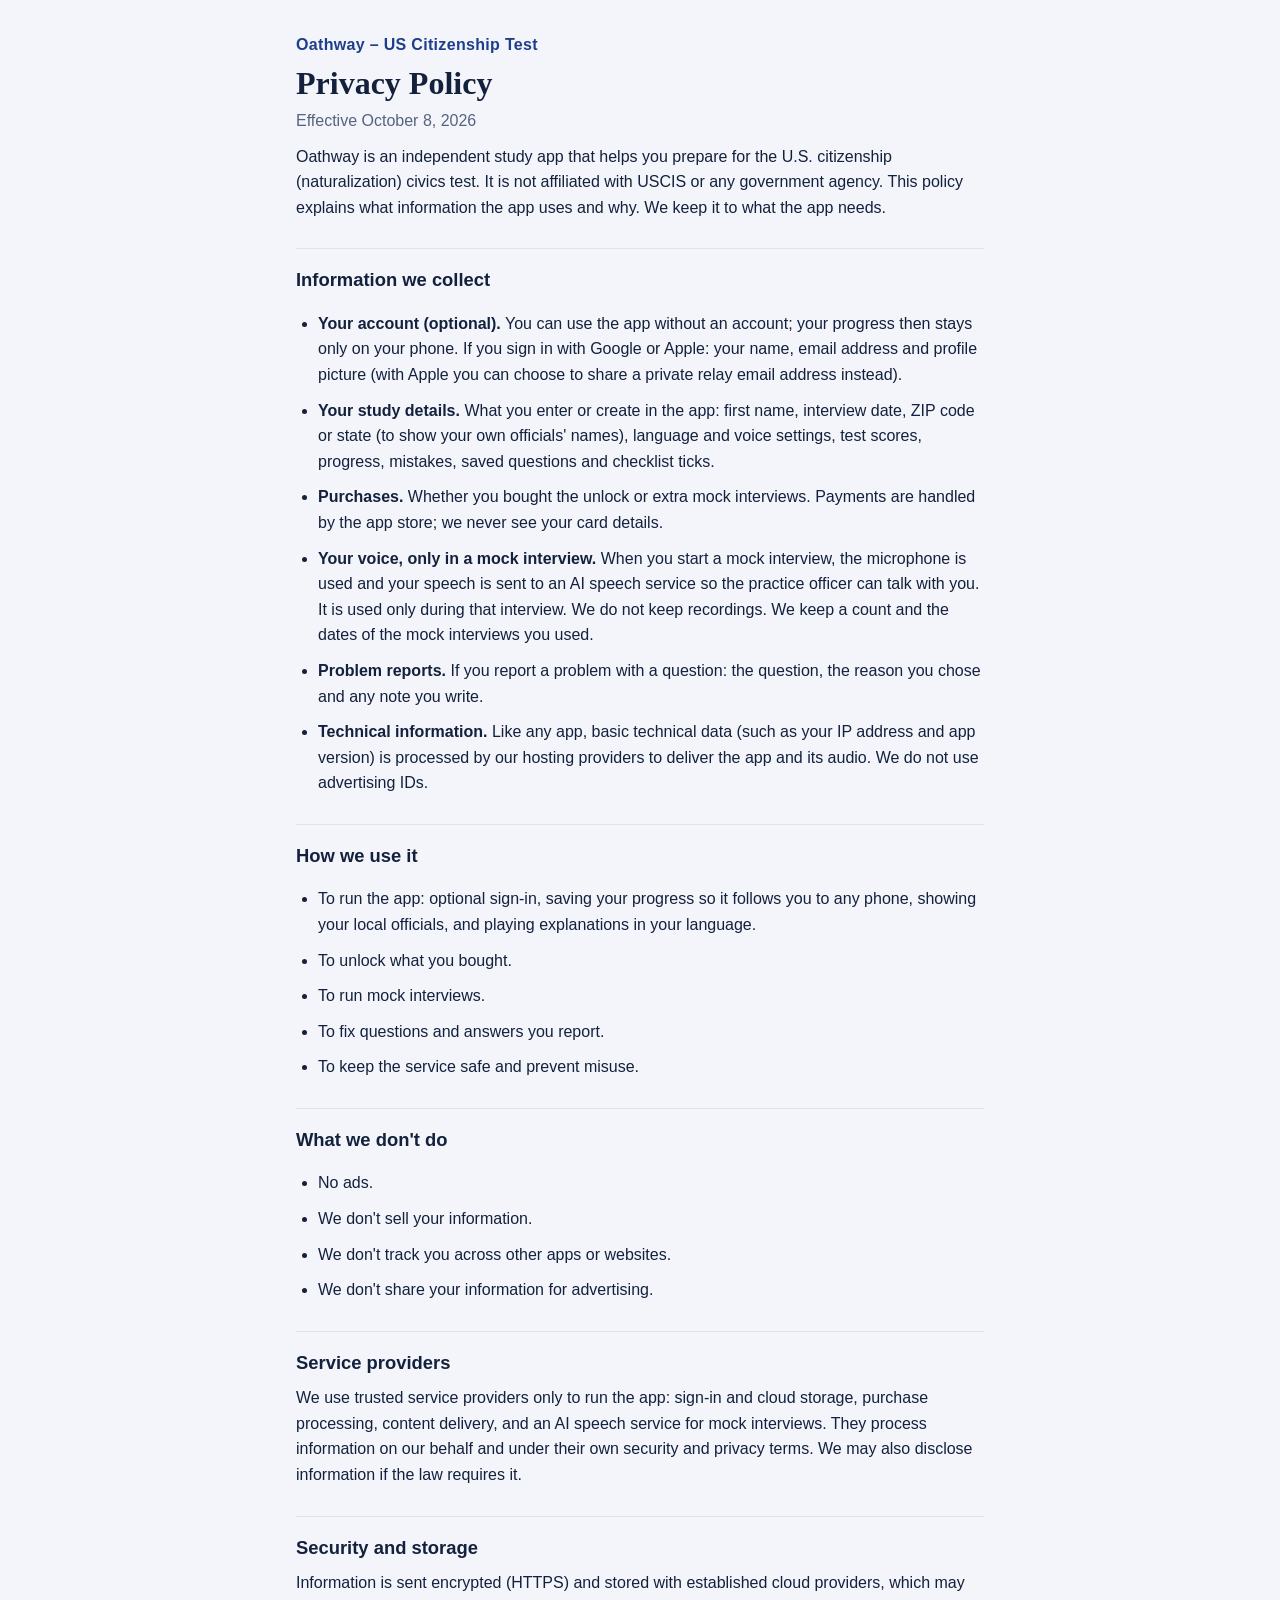
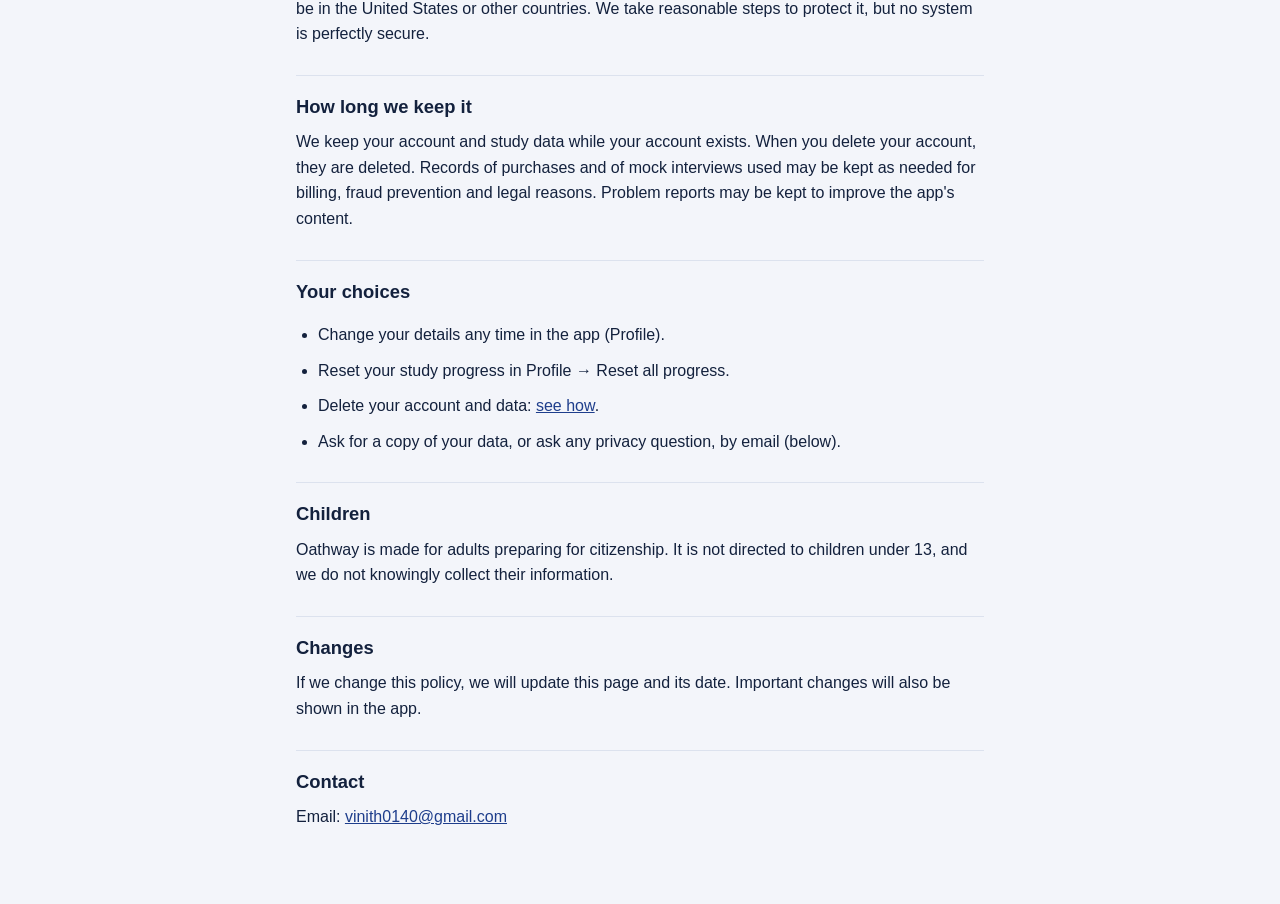
<file: index.html>
<!doctype html>
<html lang="en">
<head>
<meta charset="utf-8">
<meta name="viewport" content="width=device-width, initial-scale=1">
<title>Oathway Privacy Policy</title>
<meta name="description" content="Privacy policy for Oathway – US Citizenship Test.">
<link rel="stylesheet" href="style.css">
</head>
<body>
<main>
<p class="brand">Oathway – US Citizenship Test</p>
<h1>Privacy Policy</h1>
<p class="muted">Effective October 8, 2026</p>

<p>Oathway is an independent study app that helps you prepare for the U.S. citizenship (naturalization) civics test. It is not affiliated with USCIS or any government agency. This policy explains what information the app uses and why. We keep it to what the app needs.</p>

<h2>Information we collect</h2>
<ul>
<li><b>Your account (optional).</b> You can use the app without an account; your progress then stays only on your phone. If you sign in with Google or Apple: your name, email address and profile picture (with Apple you can choose to share a private relay email address instead).</li>
<li><b>Your study details.</b> What you enter or create in the app: first name, interview date, ZIP code or state (to show your own officials' names), language and voice settings, test scores, progress, mistakes, saved questions and checklist ticks.</li>
<li><b>Purchases.</b> Whether you bought the unlock or extra mock interviews. Payments are handled by the app store; we never see your card details.</li>
<li><b>Your voice, only in a mock interview.</b> When you start a mock interview, the microphone is used and your speech is sent to an AI speech service so the practice officer can talk with you. It is used only during that interview. We do not keep recordings. We keep a count and the dates of the mock interviews you used.</li>
<li><b>Problem reports.</b> If you report a problem with a question: the question, the reason you chose and any note you write.</li>
<li><b>Technical information.</b> Like any app, basic technical data (such as your IP address and app version) is processed by our hosting providers to deliver the app and its audio. We do not use advertising IDs.</li>
</ul>

<h2>How we use it</h2>
<ul>
<li>To run the app: optional sign-in, saving your progress so it follows you to any phone, showing your local officials, and playing explanations in your language.</li>
<li>To unlock what you bought.</li>
<li>To run mock interviews.</li>
<li>To fix questions and answers you report.</li>
<li>To keep the service safe and prevent misuse.</li>
</ul>

<h2>What we don't do</h2>
<ul>
<li>No ads.</li>
<li>We don't sell your information.</li>
<li>We don't track you across other apps or websites.</li>
<li>We don't share your information for advertising.</li>
</ul>

<h2>Service providers</h2>
<p>We use trusted service providers only to run the app: sign-in and cloud storage, purchase processing, content delivery, and an AI speech service for mock interviews. They process information on our behalf and under their own security and privacy terms. We may also disclose information if the law requires it.</p>

<h2>Security and storage</h2>
<p>Information is sent encrypted (HTTPS) and stored with established cloud providers, which may be in the United States or other countries. We take reasonable steps to protect it, but no system is perfectly secure.</p>

<h2>How long we keep it</h2>
<p>We keep your account and study data while your account exists. When you delete your account, they are deleted. Records of purchases and of mock interviews used may be kept as needed for billing, fraud prevention and legal reasons. Problem reports may be kept to improve the app's content.</p>

<h2>Your choices</h2>
<ul>
<li>Change your details any time in the app (Profile).</li>
<li>Reset your study progress in Profile → Reset all progress.</li>
<li>Delete your account and data: <a href="delete-account.html">see how</a>.</li>
<li>Ask for a copy of your data, or ask any privacy question, by email (below).</li>
</ul>

<h2>Children</h2>
<p>Oathway is made for adults preparing for citizenship. It is not directed to children under 13, and we do not knowingly collect their information.</p>

<h2>Changes</h2>
<p>If we change this policy, we will update this page and its date. Important changes will also be shown in the app.</p>

<h2>Contact</h2>
<p>Email: <a href="mailto:vinith0140@gmail.com">vinith0140@gmail.com</a></p>
</main>
</body>
</html>
</file>
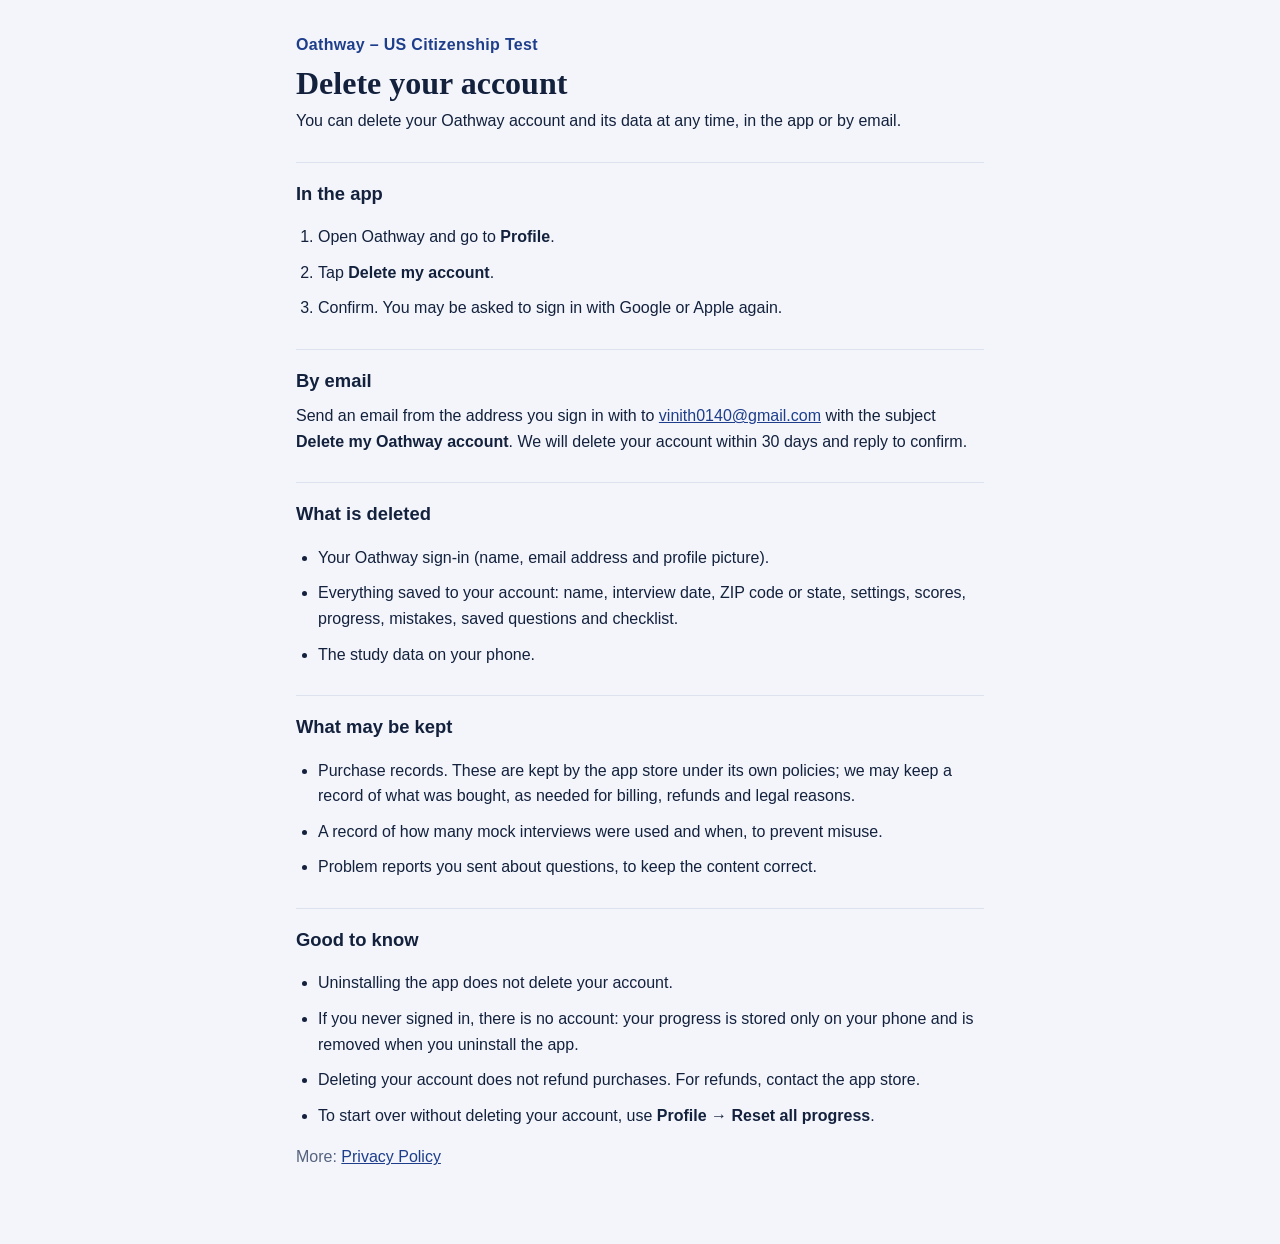
<file: delete-account.html>
<!doctype html>
<html lang="en">
<head>
<meta charset="utf-8">
<meta name="viewport" content="width=device-width, initial-scale=1">
<title>Delete Oathway Account</title>
<meta name="description" content="How to delete your Oathway – US Citizenship Test account and data.">
<link rel="stylesheet" href="style.css">
</head>
<body>
<main>
<p class="brand">Oathway – US Citizenship Test</p>
<h1>Delete your account</h1>
<p>You can delete your Oathway account and its data at any time, in the app or by email.</p>

<h2>In the app</h2>
<ol>
<li>Open Oathway and go to <b>Profile</b>.</li>
<li>Tap <b>Delete my account</b>.</li>
<li>Confirm. You may be asked to sign in with Google or Apple again.</li>
</ol>

<h2>By email</h2>
<p>Send an email from the address you sign in with to <a href="mailto:vinith0140@gmail.com?subject=Delete%20my%20Oathway%20account">vinith0140@gmail.com</a> with the subject <b>Delete my Oathway account</b>. We will delete your account within 30 days and reply to confirm.</p>

<h2>What is deleted</h2>
<ul>
<li>Your Oathway sign-in (name, email address and profile picture).</li>
<li>Everything saved to your account: name, interview date, ZIP code or state, settings, scores, progress, mistakes, saved questions and checklist.</li>
<li>The study data on your phone.</li>
</ul>

<h2>What may be kept</h2>
<ul>
<li>Purchase records. These are kept by the app store under its own policies; we may keep a record of what was bought, as needed for billing, refunds and legal reasons.</li>
<li>A record of how many mock interviews were used and when, to prevent misuse.</li>
<li>Problem reports you sent about questions, to keep the content correct.</li>
</ul>

<h2>Good to know</h2>
<ul>
<li>Uninstalling the app does not delete your account.</li>
<li>If you never signed in, there is no account: your progress is stored only on your phone and is removed when you uninstall the app.</li>
<li>Deleting your account does not refund purchases. For refunds, contact the app store.</li>
<li>To start over without deleting your account, use <b>Profile → Reset all progress</b>.</li>
</ul>

<p class="muted">More: <a href="index.html">Privacy Policy</a></p>
</main>
</body>
</html>
</file>
<file: style.css>
:root { --bg: #F3F5FA; --card: #FFFFFF; --ink: #13213D; --muted: #56637F; --seal: #1E3E8C; --line: #DCE2EE; }
@media (prefers-color-scheme: dark) {
  :root { --bg: #0D1322; --card: #161E33; --ink: #E7ECF7; --muted: #9AA6C1; --seal: #8EAEFF; --line: #28324B; }
}
* { box-sizing: border-box; }
body { margin: 0; background: var(--bg); color: var(--ink); font: 16px/1.6 -apple-system, "Segoe UI", Roboto, Helvetica, Arial, sans-serif; }
main { max-width: 720px; margin: 0 auto; padding: 32px 16px 64px; }
.brand { color: var(--seal); font-weight: 700; letter-spacing: .02em; margin: 0 0 6px; }
h1 { font-family: Georgia, "Times New Roman", serif; font-size: 2rem; line-height: 1.2; margin: 0 0 6px; }
h2 { font-size: 1.15rem; margin: 28px 0 8px; padding-top: 16px; border-top: 1px solid var(--line); }
p, li { margin: 0 0 10px; }
ul, ol { padding-left: 22px; }
a { color: var(--seal); }
.muted { color: var(--muted); }
</file>
